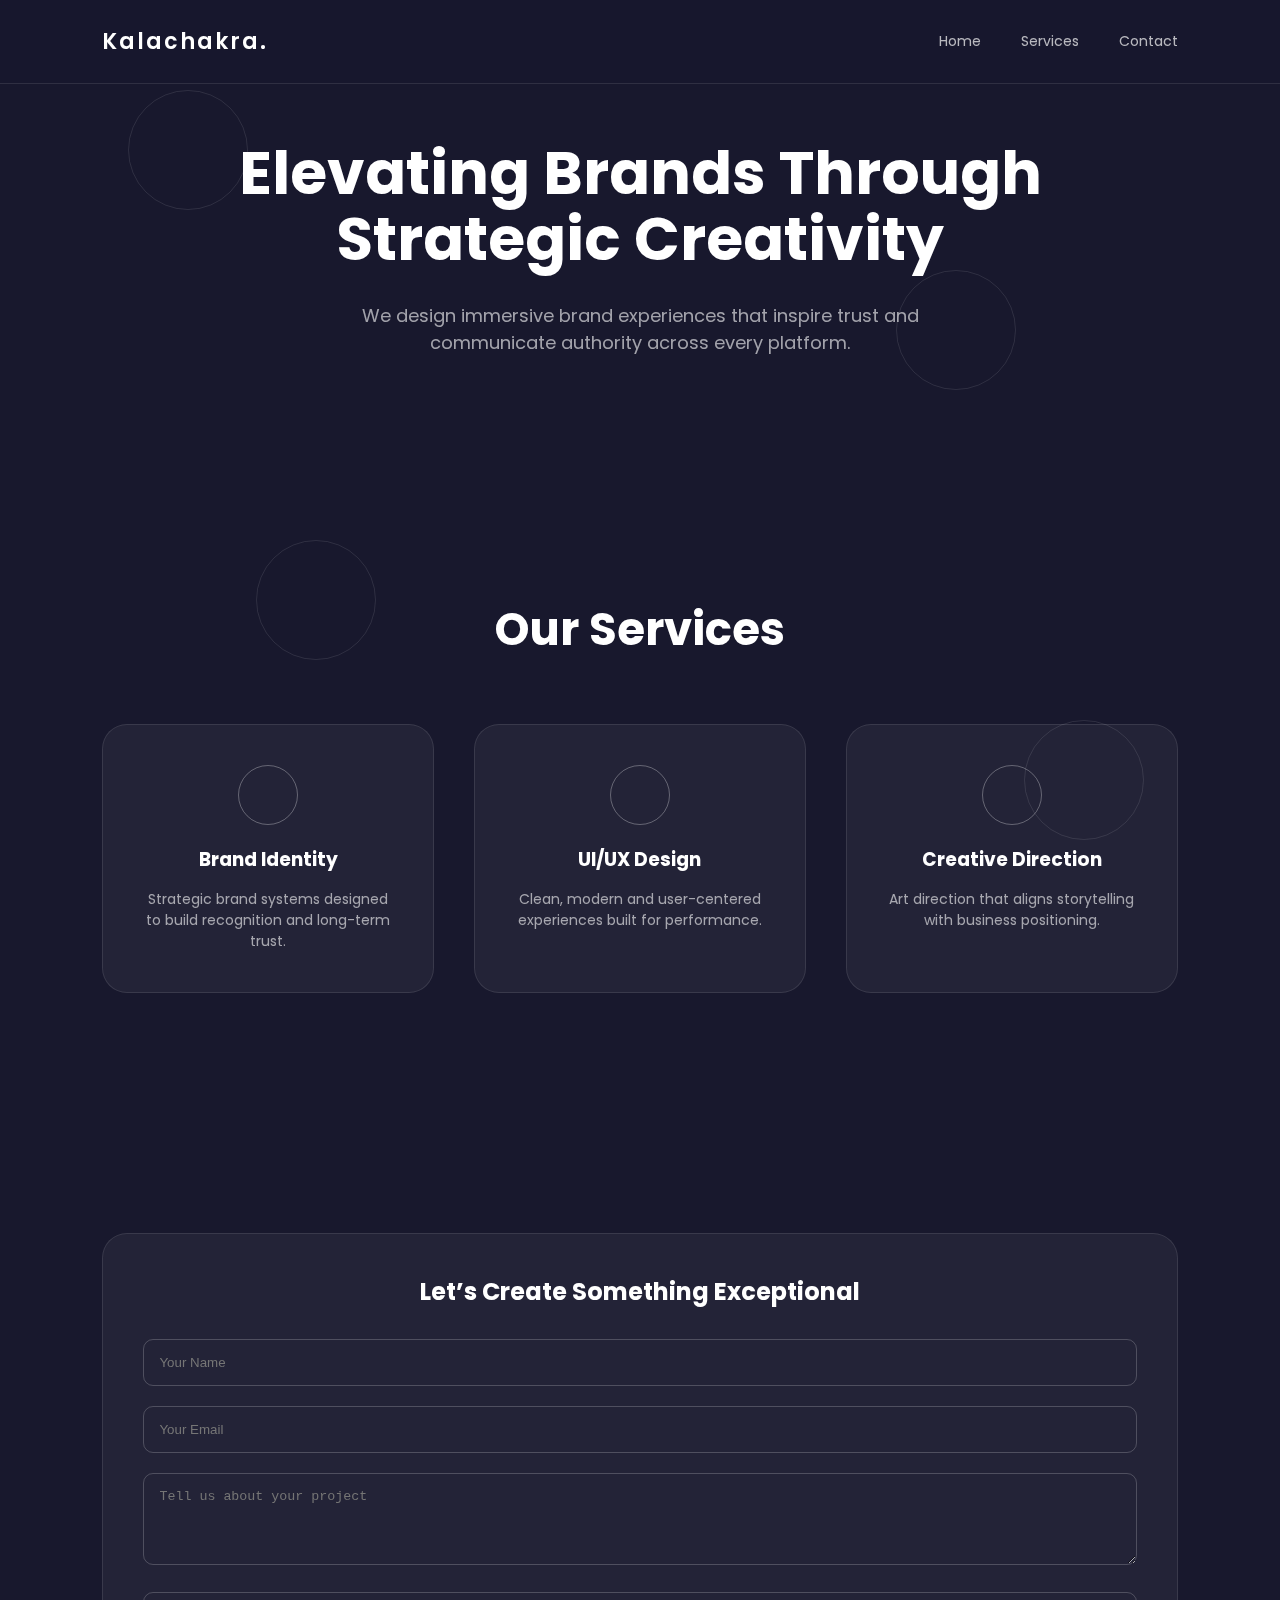
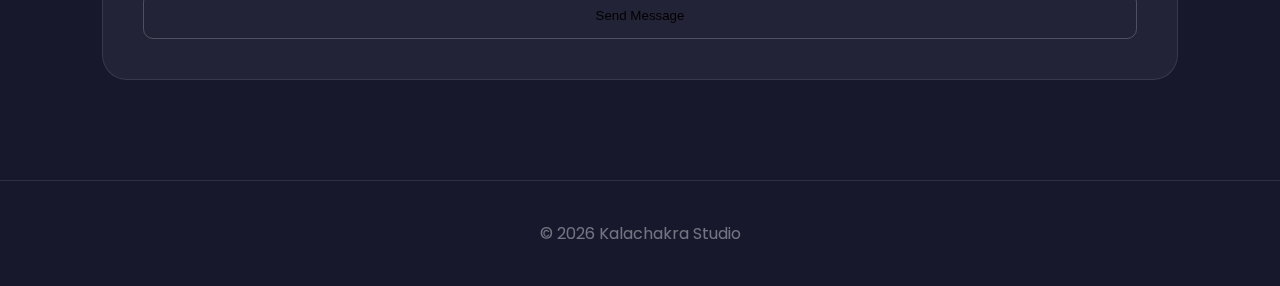
<file: Index.html>
<!DOCTYPE html>
<html lang="en">
<head>
<meta charset="UTF-8">
<meta name="viewport" content="width=device-width, initial-scale=1.0">
<title>Kalachakra Studio</title>

<link href="https://fonts.googleapis.com/css2?family=Poppins:wght@300;400;600&display=swap" rel="stylesheet">

<style>
*{
  margin:0;
  padding:0;
  box-sizing:border-box;
  scroll-behavior:smooth;
}

body{
  font-family:'Poppins',sans-serif;
  background:#18182d;
  color:white;
  overflow-x:hidden;
}

/* Scroll Progress Bar */
.progress-bar{
  position:fixed;
  top:0;
  left:0;
  height:3px;
  background:white;
  width:0%;
  z-index:999;
}

/* Floating background circles */
.floating-bg{
  position:fixed;
  inset:0;
  z-index:-1;
  overflow:hidden;
}

.circle{
  position:absolute;
  width:120px;
  height:120px;
  border:1px solid rgba(255,255,255,0.1);
  border-radius:50%;
  animation:float 20s linear infinite;
}

@keyframes float{
  0%{ transform:translateY(0) rotate(0deg); }
  50%{ transform:translateY(-40px) rotate(180deg); }
  100%{ transform:translateY(0) rotate(360deg); }
}

/* Navbar */
header{
  position:fixed;
  top:0;
  width:100%;
  backdrop-filter:blur(15px);
  background:rgba(24,24,45,0.8);
  border-bottom:1px solid rgba(255,255,255,0.1);
  z-index:100;
}

.nav-container{
  display:flex;
  justify-content:space-between;
  align-items:center;
  padding:25px 8%;
}

.logo{
  font-size:22px;
  font-weight:600;
  letter-spacing:2px;
}

nav{
  display:flex;
  gap:40px;
}

nav a{
  text-decoration:none;
  color:rgba(255,255,255,0.7);
  font-size:14px;
  transition:0.3s;
}

nav a:hover{
  color:white;
}

/* Mobile menu */
.menu-toggle{
  display:none;
  flex-direction:column;
  gap:5px;
  cursor:pointer;
}

.menu-toggle span{
  width:25px;
  height:2px;
  background:white;
  transition:0.3s;
}

.mobile-menu{
  display:none;
  flex-direction:column;
  padding:20px 8%;
  background:#18182d;
  border-bottom:1px solid rgba(255,255,255,0.1);
}

.mobile-menu a{
  padding:10px 0;
  text-decoration:none;
  color:rgba(255,255,255,0.8);
}

/* Hero */
section{
  padding:140px 8% 100px 8%;
}

.hero{
  text-align:center;
}

.hero h1{
  font-size:60px;
  line-height:1.1;
}

.hero p{
  margin-top:30px;
  color:rgba(255,255,255,0.6);
  max-width:600px;
  margin-left:auto;
  margin-right:auto;
  font-size:18px;
}

/* Services */
.services{
  text-align:center;
}

.services h2{
  font-size:45px;
  margin-bottom:60px;
}

.service-grid{
  display:grid;
  grid-template-columns:repeat(auto-fit,minmax(250px,1fr));
  gap:40px;
}

.card{
  background:rgba(255,255,255,0.05);
  border:1px solid rgba(255,255,255,0.1);
  padding:40px;
  border-radius:25px;
  transition:0.4s;
}

.card:hover{
  transform:scale(1.07) rotate(1deg);
}

.icon{
  width:60px;
  height:60px;
  border:1px solid rgba(255,255,255,0.3);
  border-radius:50%;
  margin:0 auto 20px;
  animation:spin 15s linear infinite;
}

@keyframes spin{
  from{ transform:rotate(0deg); }
  to{ transform:rotate(360deg); }
}

.card p{
  margin-top:15px;
  font-size:14px;
  color:rgba(255,255,255,0.6);
}

/* Contact */
.contact-box{
  background:rgba(255,255,255,0.05);
  border:1px solid rgba(255,255,255,0.1);
  padding:40px;
  border-radius:25px;
}

.contact-box h2{
  text-align:center;
  margin-bottom:30px;
}

form input, form textarea{
  width:100%;
  padding:15px;
  margin-bottom:20px;
  background:transparent;
  border:1px solid rgba(255,255,255,0.2);
  border-radius:10px;
  color:white;
}

form button{
  width:100%;
  padding:15px;
  background:transparent;
  border:1px solid rgba(255,255,255,0.2);
  border-radius:10px;
  cursor:pointer;
  transition:0.3s;
}

form button:hover{
  background:rgba(255,255,255,0.1);
}

/* Footer */
footer{
  text-align:center;
  padding:40px;
  color:rgba(255,255,255,0.4);
  border-top:1px solid rgba(255,255,255,0.1);
}

/* Responsive */
@media(max-width:768px){
  nav{ display:none; }
  .menu-toggle{ display:flex; }
}
</style>
</head>
<body>

<div class="progress-bar" id="progressBar"></div>

<div class="floating-bg">
  <div class="circle" style="top:10%; left:10%;"></div>
  <div class="circle" style="top:30%; left:70%; animation-duration:25s;"></div>
  <div class="circle" style="top:60%; left:20%; animation-duration:22s;"></div>
  <div class="circle" style="top:80%; left:80%; animation-duration:28s;"></div>
</div>

<header>
  <div class="nav-container">
    <div class="logo">Kalachakra.</div>
    <nav>
      <a href="#home">Home</a>
      <a href="#services">Services</a>
      <a href="#contact">Contact</a>
    </nav>
    <div class="menu-toggle" onclick="toggleMenu()">
      <span></span>
      <span></span>
      <span></span>
    </div>
  </div>
  <div class="mobile-menu" id="mobileMenu">
    <a href="#home">Home</a>
    <a href="#services">Services</a>
    <a href="#contact">Contact</a>
  </div>
</header>

<section class="hero" id="home">
  <h1 id="heroTitle">Elevating Brands Through<br>Strategic Creativity</h1>
  <p>We design immersive brand experiences that inspire trust and communicate authority across every platform.</p>
</section>

<section class="services" id="services">
  <h2>Our Services</h2>
  <div class="service-grid">
    <div class="card">
      <div class="icon"></div>
      <h3>Brand Identity</h3>
      <p>Strategic brand systems designed to build recognition and long-term trust.</p>
    </div>
    <div class="card">
      <div class="icon"></div>
      <h3>UI/UX Design</h3>
      <p>Clean, modern and user-centered experiences built for performance.</p>
    </div>
    <div class="card">
      <div class="icon"></div>
      <h3>Creative Direction</h3>
      <p>Art direction that aligns storytelling with business positioning.</p>
    </div>
  </div>
</section>

<section id="contact">
  <div class="contact-box">
    <h2>Let’s Create Something Exceptional</h2>
    <form>
      <input type="text" placeholder="Your Name">
      <input type="email" placeholder="Your Email">
      <textarea rows="4" placeholder="Tell us about your project"></textarea>
      <button type="submit">Send Message</button>
    </form>
  </div>
</section>

<footer>
  © 2026 Kalachakra Studio
</footer>

<script>
// Scroll Progress Bar
window.onscroll = function() {
  let winScroll = document.documentElement.scrollTop;
  let height = document.documentElement.scrollHeight - document.documentElement.clientHeight;
  let scrolled = (winScroll / height) * 100;
  document.getElementById("progressBar").style.width = scrolled + "%";

  // Parallax Hero
  document.getElementById("heroTitle").style.transform =
    "translateY(" + (winScroll * -0.2) + "px)";
};

// Mobile Menu Toggle
function toggleMenu(){
  let menu = document.getElementById("mobileMenu");
  menu.style.display = menu.style.display === "flex" ? "none" : "flex";
}
</script>

</body>
</html>
</file>
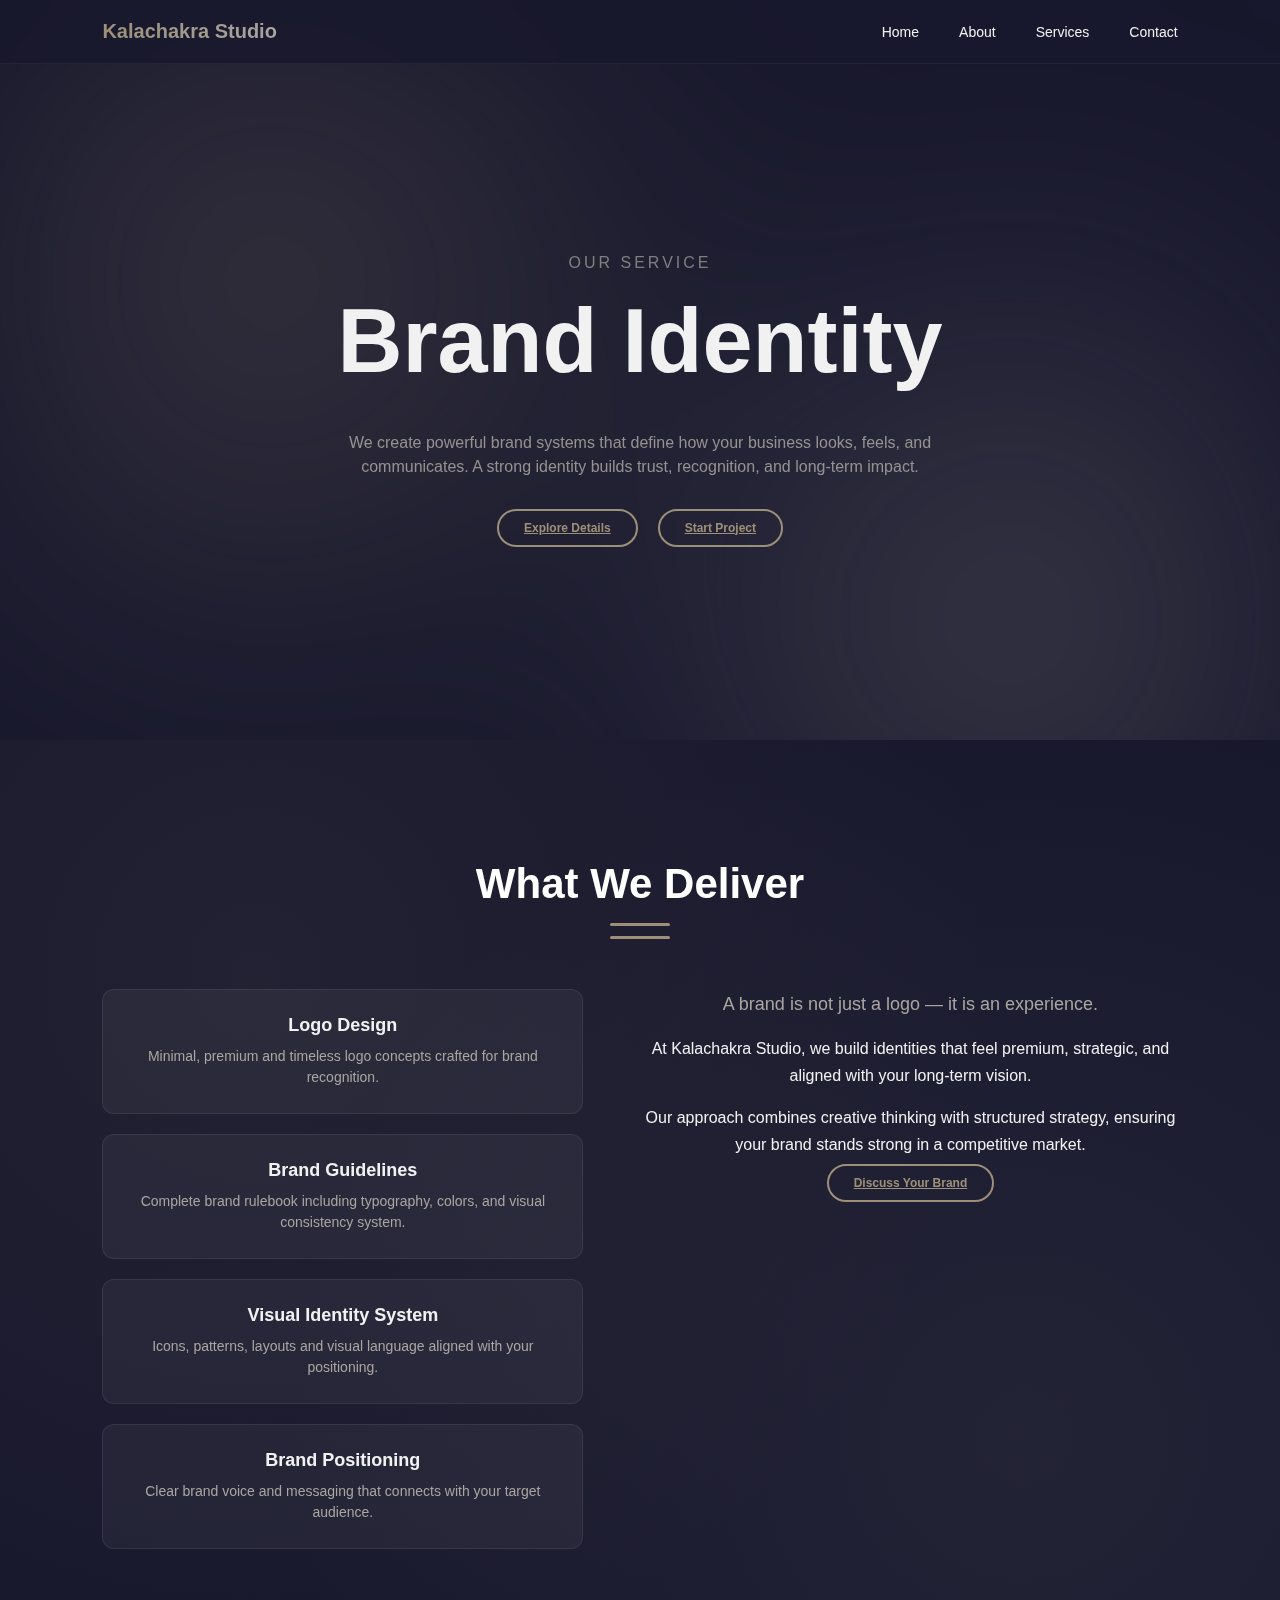
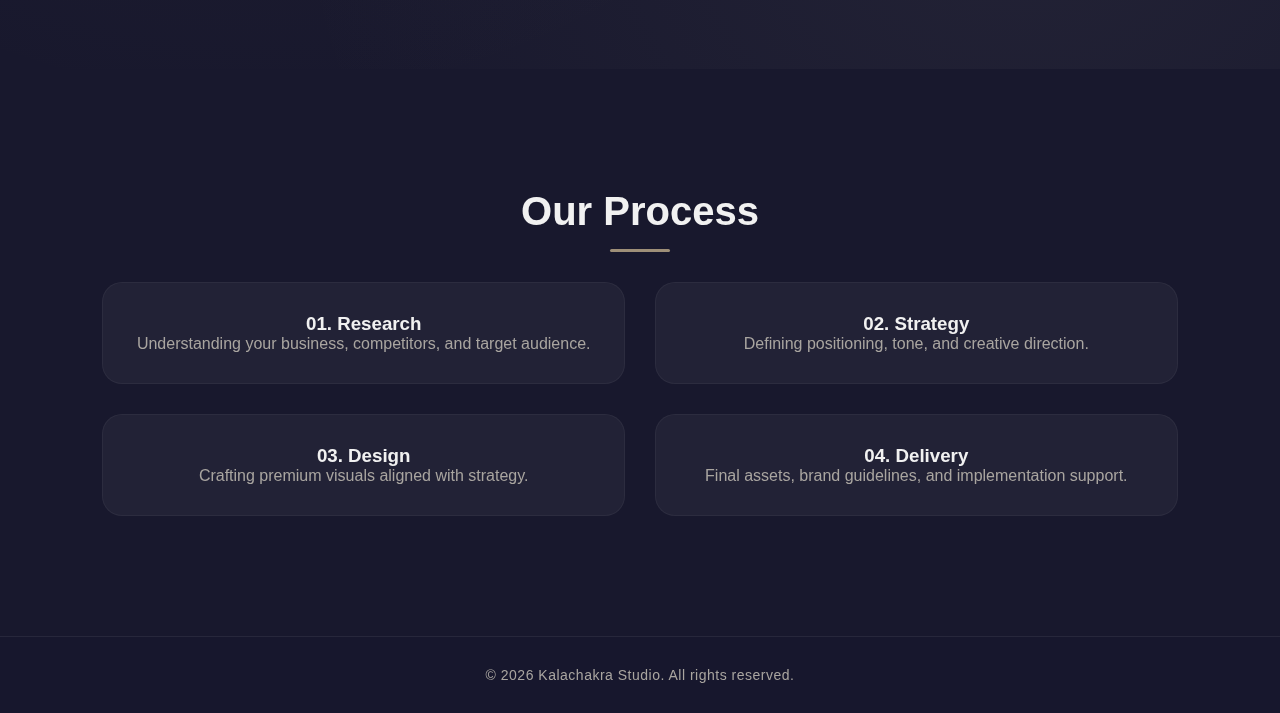
<file: Brand Identity.html>
<!DOCTYPE html>
<html lang="en">
<head>
    <meta charset="UTF-8">
    <title>Brand Identity | Kalachakra Studio</title>
    <meta name="viewport" content="width=device-width, initial-scale=1.0">
    <link rel="stylesheet" href="style.css">
</head>
<body>

<div class="gradient-bg"></div>

<!-- HEADER -->
<header class="header">
    <div class="logo">
        <a href="index.html">Kalachakra Studio</a>
    </div>

    <nav class="nav" id="nav">
        <a href="index.html">Home</a>
        <a href="index.html#about">About</a>
        <a href="index.html#services">Services</a>
        <a href="index.html#contact">Contact</a>
    </nav>

    <div class="hamburger" id="hamburger">
        <span></span>
        <span></span>
        <span></span>
    </div>
</header>

<!-- HERO SECTION -->
<section class="hero">
    <p class="tagline">OUR SERVICE</p>
    <h1 class="hero-title">Brand Identity</h1>
    <p class="hero-sub">
        We create powerful brand systems that define how your business looks, feels, and communicates.
        A strong identity builds trust, recognition, and long-term impact.
    </p>

    <div class="hero-buttons">
        <a href="#service-details" class="cta-btn">Explore Details</a>
        <a href="index.html#contact" class="start-btn">Start Project</a>
    </div>
</section>

<!-- SERVICE DETAILS -->
<section class="about" id="service-details">
    <div class="about-wrapper">

        <div class="about-header">
            <h2 class="section-title">What We Deliver</h2>
            <div class="line active"></div>
        </div>

        <div class="about-main">

            <!-- LEFT SIDE CARDS -->
            <div class="about-cards">

                <div class="card">
                    <h3>Logo Design</h3>
                    <p>Minimal, premium and timeless logo concepts crafted for brand recognition.</p>
                </div>

                <div class="card">
                    <h3>Brand Guidelines</h3>
                    <p>Complete brand rulebook including typography, colors, and visual consistency system.</p>
                </div>

                <div class="card">
                    <h3>Visual Identity System</h3>
                    <p>Icons, patterns, layouts and visual language aligned with your positioning.</p>
                </div>

                <div class="card">
                    <h3>Brand Positioning</h3>
                    <p>Clear brand voice and messaging that connects with your target audience.</p>
                </div>

            </div>

            <!-- RIGHT SIDE TEXT -->
            <div class="about-text">
                <p class="lead">
                    A brand is not just a logo — it is an experience.
                </p>

                <p>
                    At Kalachakra Studio, we build identities that feel premium,
                    strategic, and aligned with your long-term vision.
                </p>

                <p>
                    Our approach combines creative thinking with structured strategy,
                    ensuring your brand stands strong in a competitive market.
                </p>

                <a href="index.html#contact" class="cta-btn">Discuss Your Brand</a>
            </div>

        </div>
    </div>
</section>

<!-- PROCESS SECTION -->
<section class="services">
    <h2 class="section-title">Our Process</h2>

    <div class="service-grid">

        <div class="service-card">
            <h3>01. Research</h3>
            <p>Understanding your business, competitors, and target audience.</p>
        </div>

        <div class="service-card">
            <h3>02. Strategy</h3>
            <p>Defining positioning, tone, and creative direction.</p>
        </div>

        <div class="service-card">
            <h3>03. Design</h3>
            <p>Crafting premium visuals aligned with strategy.</p>
        </div>

        <div class="service-card">
            <h3>04. Delivery</h3>
            <p>Final assets, brand guidelines, and implementation support.</p>
        </div>

    </div>
</section>

<!-- FOOTER -->
<footer class="footer">
    <p>© 2026 Kalachakra Studio. All rights reserved.</p>
</footer>

<!-- MOBILE NAV SCRIPT -->
<script>
const hamburger = document.getElementById("hamburger");
const nav = document.getElementById("nav");

hamburger.addEventListener("click", () => {
    hamburger.classList.toggle("active");
    nav.classList.toggle("active");
});
</script>

</body>
</html>
</file>
<file: style.css>
/* RESET */
*{
    margin:0;
    padding:0;
    box-sizing:border-box;
}

html{
    scroll-behavior:smooth;
}

body{
    font-family:'Poppins',sans-serif;
    background:#18182d;
    color:#F1F1F1;
    overflow-x:hidden;
}


/* BACKGROUND GLOW */
.gradient-bg{
    position:fixed;
    width:100%;
    height:100%;
    background:
        radial-gradient(circle at 20% 30%, #9e8f7840, transparent 40%),
        radial-gradient(circle at 80% 70%, #a9a5a040, transparent 40%);
    filter:blur(140px);
    z-index:-1;
}

/* HEADER */
.header{
    position:fixed;
    top:0;
    left:0;
    width:100%;
    padding:20px 8%;
    display:flex;
    justify-content:space-between;
    align-items:center;
    backdrop-filter:blur(20px);
    background:rgba(24,24,45,0.8);
    border-bottom:1px solid rgba(241,241,241,0.05);
    z-index:1000;
}

.logo{
    font-weight:700;
    font-size:20px;
    background:linear-gradient(90deg,#9e8f78,#a9a5a0);
    -webkit-background-clip:text;
    -webkit-text-fill-color:transparent;
}
.logo a{
    text-decoration:none;
}
.nav{
    display:flex;
    gap:40px;
    align-items:center;
}

.nav a{
    color:#F1F1F1;
    text-decoration:none;
    font-size:14px;
    transition:0.3s;
}

.nav a:hover{
    color:#9e8f78;
}

.nav-right{
    display:flex;
    align-items:center;
    gap:20px;
}

/* BUTTONS */
.start-btn, .cta-btn {
    padding: 10px 25px;
    border: 2px solid #9e8f78;
    border-radius: 30px;
    background: transparent;
    color: #9e8f78;
    font-weight: 600;
    font-size: 12px;
    cursor: pointer;
    transition: all 0.3s ease;
}

.start-btn:hover, .cta-btn:hover {
    background: rgba(158,143,120,0.12);
    color: #a9a5a0;
    transform: translateY(-2px);
    border-color: #a9a5a0;
}

.start-btn.desktop-only { display: inline-block; }
.start-btn.mobile-only { display: none; }

/* HERO */
.hero{
    display:flex;
    flex-direction:column;
    justify-content:center;
    align-items:center;
    text-align:center;
    padding:160px 8% 100px;
    min-height:calc(100vh - 160px);
}
.tagline{
    font-weight:300;
    letter-spacing:3px;
    margin-bottom:20px;
    opacity:0.7;
    color:#a9a5a0;
}

.hero-title{
    font-size:90px;
    font-weight:900;
    line-height:1.1;
    margin-bottom:20px;
}

.hero-sub{
    max-width:650px;
    margin:20px auto;
    opacity:0.85;
    color:#a9a5a0;
    line-height:1.5;
}

.hero-buttons{
    display:flex;
    gap:20px;
    justify-content:center;
    flex-wrap:wrap;
    margin-top:10px;
}

/* SECTIONS */
.about, .services, .contact{
    padding:120px 8%;
    text-align:center;
}

.section-title{
    margin-bottom:30px;
    font-size:40px;
    color:#F1F1F1;
    position:relative;
}

.section-title::after{
    content:"";
    display:block;
    width:60px;
    height:3px;
    background:#9e8f78;
    margin:15px auto 0;
    border-radius:2px;
}

/* ABOUT SECTION */
.about {
    background:
        radial-gradient(circle at 20% 25%, rgba(158,143,120,0.08), transparent 60%),
        radial-gradient(circle at 80% 75%, rgba(169,165,160,0.08), transparent 60%),
        linear-gradient(135deg, #18182d, #18182d, #18182d);
    color: #F1F1F1;
    position: relative;
    overflow: hidden;
    padding: 120px 8%;
}

.about-wrapper {
    max-width: 1200px;
    margin: auto;
}

/* Section header */
.about-header {
    text-align: center;
    margin-bottom: 50px;
}

.about-header h2.section-title {
    font-size: 42px;
    color: #fff;
    margin-bottom: 10px;
    font-weight: 700;
}

.about-header .line {
    width: 0; /* start collapsed */
    height: 3px;
    background: #9e8f78; /* your brand accent */
    margin: 10px auto 0;
    border-radius: 2px;
    transition: width 1s ease-out;
}

/* Active class triggered on scroll */
.about-header .line.active {
    width: 60px; /* full width */
}
/* MAIN CONTENT */
.about-main {
    display: flex;
    gap: 60px;
    align-items: flex-start;
    justify-content: space-between;
}

/* CARDS LEFT (Desktop) */
.about-cards {
    flex: 1 1 45%;
    display: flex;
    flex-direction: column;
    gap: 20px;
}

.card {
    padding: 25px 20px;
    border-radius: 12px;
    background: rgba(241,241,241,0.05);
    border: 1px solid rgba(241,241,241,0.08);
    transition: 0.3s ease, transform 0.3s ease, box-shadow 0.3s ease;
    width: 100%;
}

.card h3 {
    margin-bottom: 10px;
    font-weight: 600;
    font-size: 18px;
}

.card p {
    color: #a9a5a0;
    font-size: 14px;
    line-height: 1.5;
}

/* HOVER EFFECT */
.card:hover {
    transform: translateY(-8px);
    box-shadow: 0 0 20px #9e8f78;
    border-color: #9e8f78;
}

/* TEXT RIGHT (Desktop) */
.about-text {
    flex: 1 1 50%;
    text-align: center;
}

.about-text p.lead {
    font-size: 18px;
    margin-bottom: 15px;
    color: #a9a5a0;
}

.about-text p {
    line-height: 1.7;
    margin-bottom: 15px;
    color: #F1F1F1;
}

/* MOBILE RESPONSIVE */
@media (max-width: 992px) {
    .about-main {
        flex-direction: column;
        text-align: center;
        gap: 40px;
    }

    .about-text {
        order: 0; /* Text on top */
        text-align: center;
    }

    .about-cards {
        order: 1; /* Cards below */
        align-items: center;
        width: 100%;
    }

    .card {
        max-width: 400px;
        text-align: center;
    }
}
/* SERVICES */
.service-grid{
    display:grid;
    grid-template-columns:repeat(auto-fit,minmax(350px,1fr));
    gap:30px;
}

.service-card{
    padding:30px;
    background:rgba(241,241,241,0.05);
    border-radius:20px;
    backdrop-filter:blur(15px);
    border:1px solid rgba(241,241,241,0.05);
    transition:0.4s;
}

.service-card:hover{
    transform:translateY(-10px);
    box-shadow:0 0 35px #9e8f78;
}
.service-card p {
    color: #a9a5a0;
}

/* CONTACT FORM */
.contact-form{
    max-width:600px;
    margin:40px auto 0;
    display:flex;
    flex-direction:column;
    gap:20px;
}

.contact-form input,
.contact-form textarea{
    padding:15px;
    border:none;
    border-radius:12px;
    background:rgba(241,241,241,0.08);
    color:#18182d;
    font-family:'Poppins',sans-serif;
    outline:none;
}

.contact-form textarea{
    min-height:120px;
    resize:none;
}

.contact-form input:focus,
.contact-form textarea:focus{
    box-shadow:0 0 15px #9e8f78;
}

/* HAMBURGER */
.hamburger{
    display:none;
    flex-direction:column;
    gap:5px;
    cursor:pointer;
}

.hamburger span{
    width:25px;
    height:3px;
    background:#F1F1F1;
    transition:0.4s;
}

.hamburger.active span:nth-child(1){
    transform:rotate(45deg) translate(5px,5px);
}

.hamburger.active span:nth-child(2){
    opacity:0;
}

.hamburger.active span:nth-child(3){
    transform:rotate(-45deg) translate(6px,-6px);
}

/* FOOTER */
.footer {
    background: rgba(24, 24, 45, 0.6);
    color: #F1F1F1;
    text-align: center;
    padding: 30px 8%;
    font-size: 14px;
    border-top: 1px solid rgba(241,241,241,0.08);
    width: 100%;
    position: relative;
}

.footer p {
    margin: 0;
    font-weight: 400;
    color: #a9a5a0;
    letter-spacing: 0.5px;
}

.footer a {
    color: #9e8f78;
    text-decoration: none;
    font-weight: 500;
    transition: 0.3s;
}

.footer a:hover {
    color: #F1F1F1;
}

.footer .footer-text {
    margin-bottom: 10px;
}

/* MOBILE FIXES */
@media(max-width:992px){

    .hero-title{
        font-size:55px;
    }

    .hero-sub{
        max-width:90%;
        font-size:16px;
    }

    .hamburger{
        display:flex;
    }

    .nav{
        position:fixed;
        right:-100%;
        top:0;
        height:100vh;
        width:220px;
        background:#18182d;
        flex-direction:column;
        align-items:flex-start;
        padding:100px 30px;
        gap:30px;
        transition:0.4s ease;
    }

    .nav.active{
        right:0;
    }

    /* STACKED MOBILE ABOUT */
    .about-container {
        flex-direction: column;
        text-align: center;
        gap: 40px;
    }

    .about-text {
        flex: 1 1 100%;
        text-align: center;
    }

    .about-cards {
        flex: 1 1 100%;
        align-items: center;
        width: 100%;
    }

    .card {
        width: 100%;
        max-width: 400px;
        text-align: center;
    }

    .start-btn.desktop-only {
        display: none;
    }

    .start-btn.mobile-only {
        display: inline-block;
    }

    .start-btn, .cta-btn {
        padding: 9px 22px;
        font-size: 13px;
        border-radius: 28px;
    }

    .footer {
        padding: 30px 5%;
        font-size: 13px;
    }

    .footer .socials {
        gap: 15px;
    }
}
</file>
